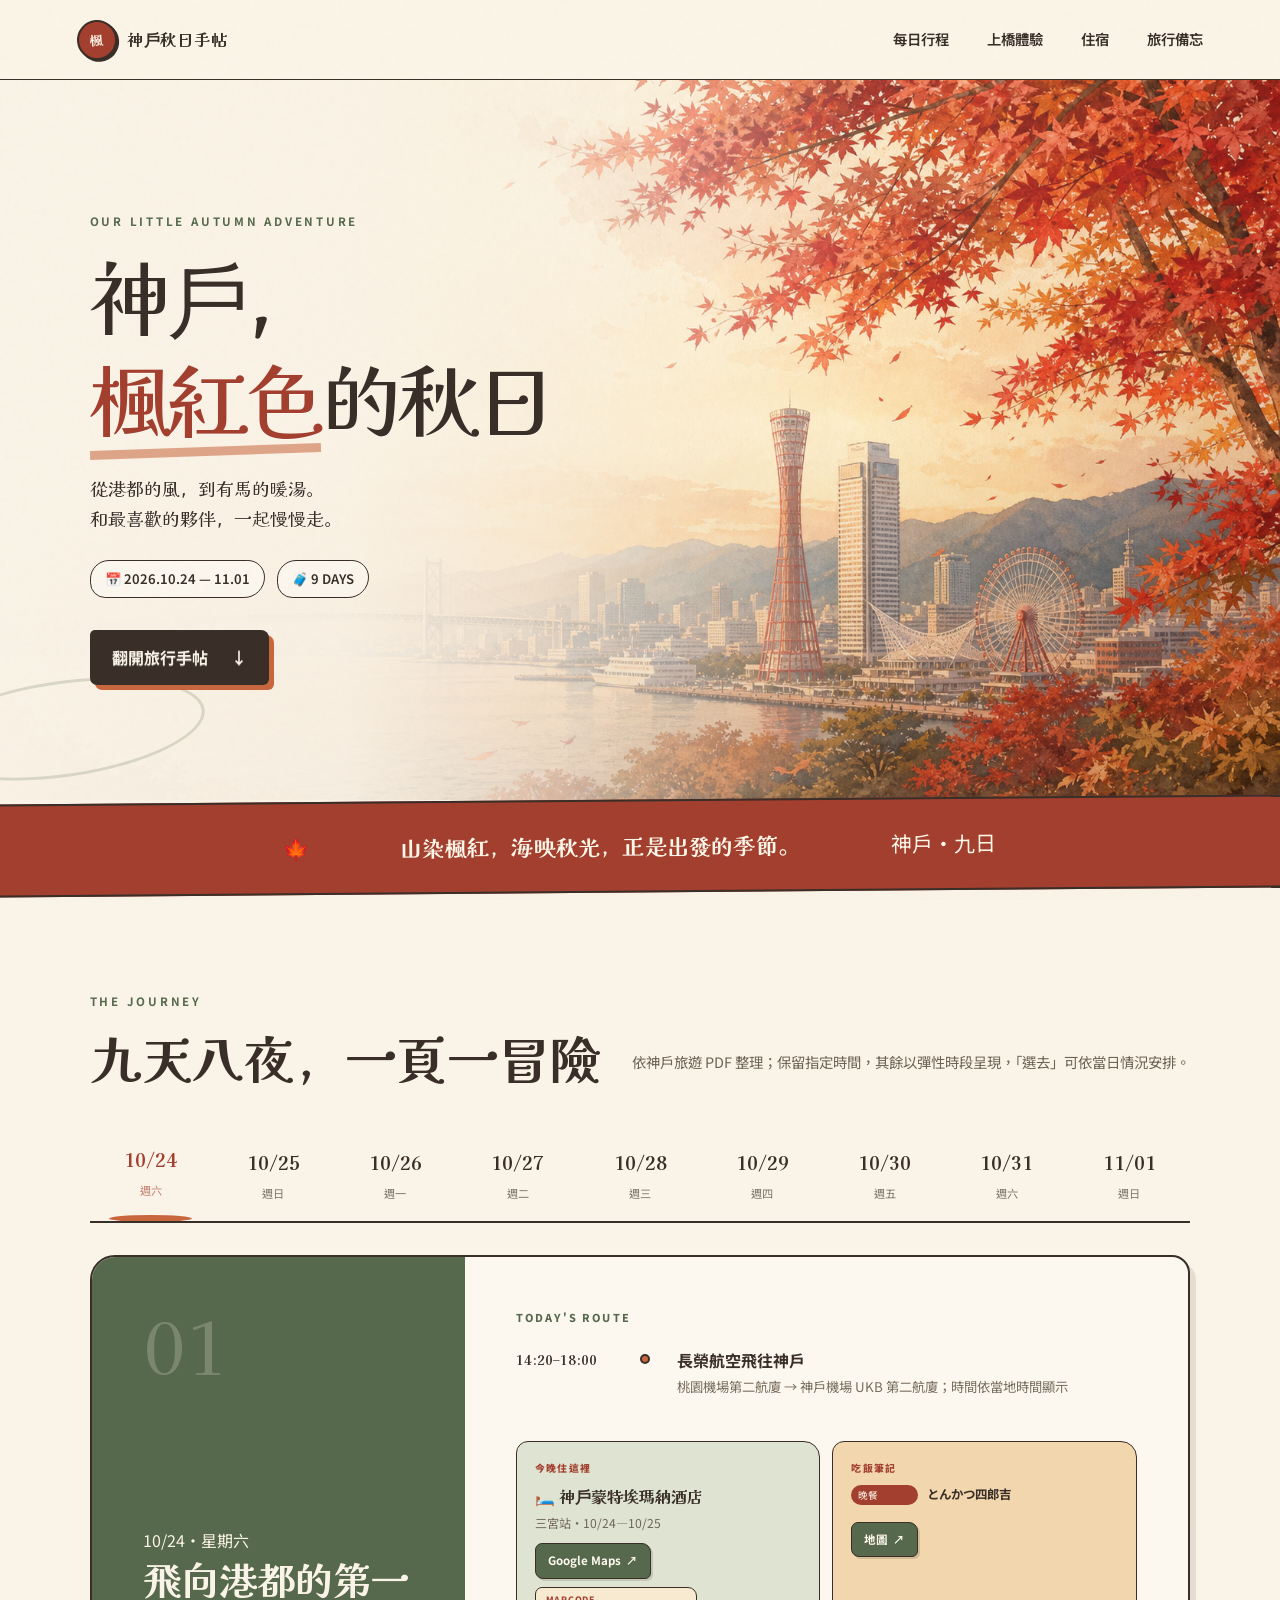
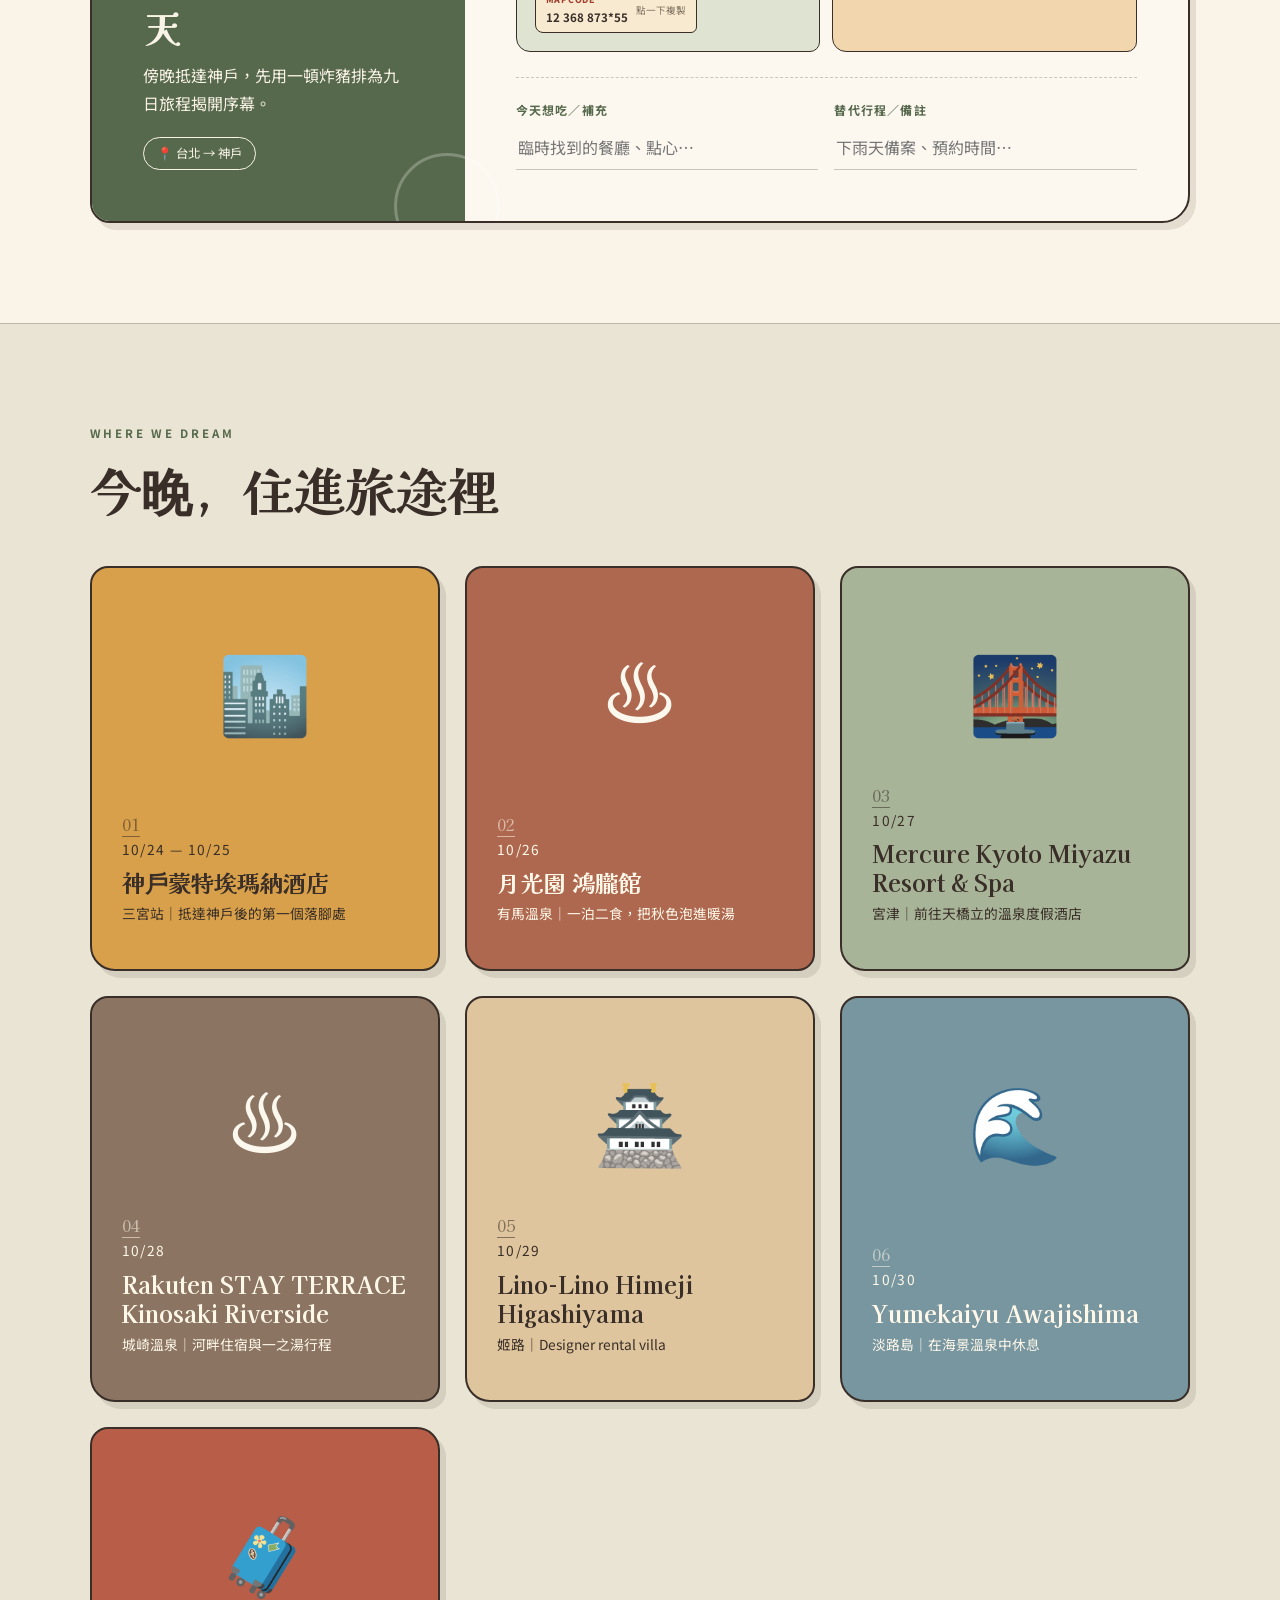
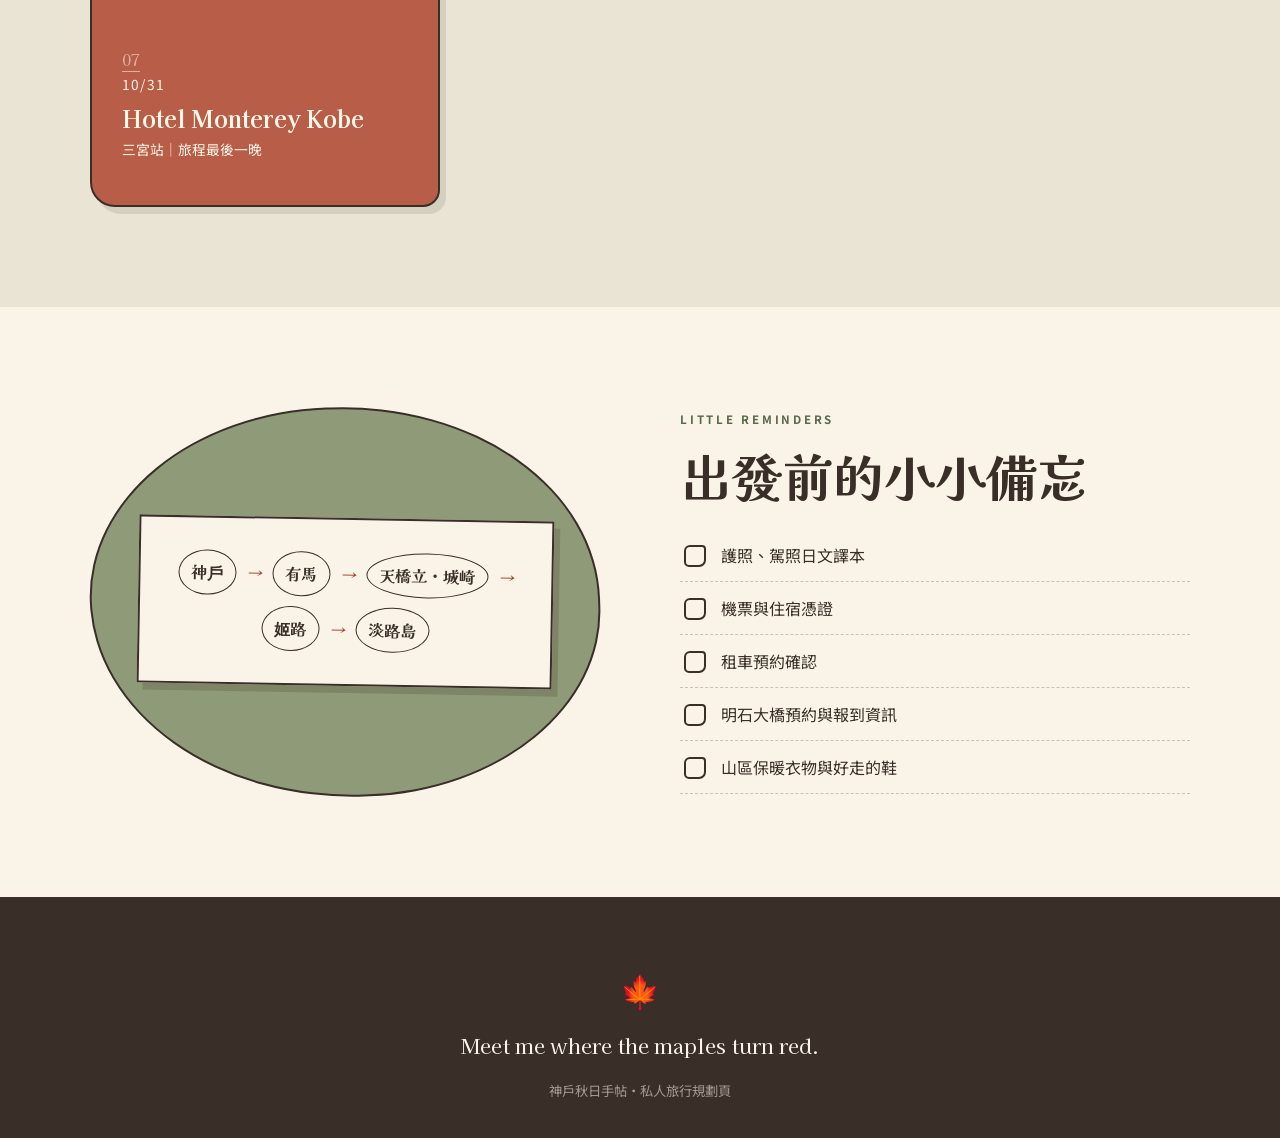
<file: index.html>
<!doctype html>
<html lang="zh-Hant">
<head>
  <meta charset="UTF-8" />
  <meta name="viewport" content="width=device-width, initial-scale=1.0" />
  <meta name="theme-color" content="#a33f2f" />
  <title>神戶・楓紅色的秋日旅行</title>
  <link rel="preconnect" href="https://fonts.googleapis.com">
  <link rel="preconnect" href="https://fonts.gstatic.com" crossorigin>
  <link href="https://fonts.googleapis.com/css2?family=Kaisei+Decol:wght@400;500;700&family=Noto+Sans+TC:wght@400;500;600;700&display=swap" rel="stylesheet">
  <link rel="stylesheet" href="styles.css" />
</head>
<body>
  <div class="paper-noise" aria-hidden="true"></div>

  <header class="site-header">
    <a class="brand" href="#top" aria-label="回到頂端">
      <span class="brand-mark">楓</span>
      <span>神戶秋日手帖</span>
    </a>
    <nav aria-label="主要導覽">
      <a href="#journey">每日行程</a>
      <a href="bridge.html">上橋體驗</a>
      <a href="#stays">住宿</a>
      <a href="#notes">旅行備忘</a>
    </nav>
    <button class="menu-button" aria-label="開啟選單" aria-expanded="false">☰</button>
  </header>

  <main id="top">
    <section class="hero hero-rendered">
      <div class="hero-copy">
        <p class="eyebrow">OUR LITTLE AUTUMN ADVENTURE</p>
        <h1>神戶，<br><em>楓紅色</em>的秋日</h1>
        <p class="hero-subtitle">從港都的風，到有馬的暖湯。<br>和最喜歡的夥伴，一起慢慢走。</p>
        <div class="trip-meta">
          <span>📅 2026.10.24 — 11.01</span>
          <span>🧳 9 DAYS</span>
        </div>
        <a href="#journey" class="primary-button">翻開旅行手帖 <span>↓</span></a>
      </div>

      <div class="hero-art maple-theme" aria-hidden="true">
        <span class="scribble-note note-one">KOBE AUTUMN</span>
        <span class="scribble-note note-two">海風染上楓紅</span>
        <span class="maple-leaf leaf-a">🍁</span>
        <span class="maple-leaf leaf-b">🍂</span>
        <span class="maple-leaf leaf-c">🍁</span>
        <svg class="hero-illustration" viewBox="0 0 690 590" role="img" aria-hidden="true">
          <defs>
            <filter id="wobble"><feTurbulence type="fractalNoise" baseFrequency="0.015" numOctaves="2" seed="4" result="noise"/><feDisplacementMap in="SourceGraphic" in2="noise" scale="2"/></filter>
            <linearGradient id="autumnHill" x1="0" y1="0" x2="1" y2="1"><stop stop-color="#c7b56b"/><stop offset="1" stop-color="#8ea36e"/></linearGradient>
            <linearGradient id="bearGold" x1="0" y1="0" x2=".8" y2="1"><stop stop-color="#f3c862"/><stop offset="1" stop-color="#d89c35"/></linearGradient>
          </defs>
          <g class="clouds" fill="#fffdf4" stroke="#453d2d" stroke-width="3">
            <path d="M35 152c16-27 43-29 59-9 10-27 48-25 57 5 30-6 44 30 20 45H37c-23-8-22-33-2-41Z"/>
            <path d="M474 79c15-25 43-22 54 0 18-18 49-5 45 21 23 2 29 31 8 40H467c-23-13-17-46 7-61Z"/>
          </g>
          <g class="landscape" fill="none" stroke="#453d2d" stroke-linecap="round" stroke-linejoin="round">
            <path d="M23 381c85-68 155-77 239-35 95 47 191 31 375-75" stroke="url(#autumnHill)" stroke-width="22" opacity=".72"/>
            <path d="M18 430c122-58 234-40 333 1 95 40 180 29 309-30" stroke="#a6b68b" stroke-width="38" opacity=".72"/>
            <!-- Akashi Kaikyo Bridge -->
            <path d="M20 365h222m-195 0v-73m151 73v-73M47 307c42 42 108 42 151 0M47 292v-18m151 18v-18" stroke="#5f7780" stroke-width="3" opacity=".82"/>
            <path d="M30 334h200" stroke="#5f7780" stroke-width="2" opacity=".7"/>
            <!-- Kobe Port Tower -->
            <path d="M505 227h33l-7 42 14 111h-48l15-111Z" fill="#c85943" stroke-width="4"/>
            <path d="M508 250h27m-31 36h36m-40 27h43m-46 31h49M513 269l20 111m0-111-20 111" stroke-width="2.3"/>
            <path d="M501 227h41l-8-17h-25Z" fill="#c85943" stroke-width="3"/>
            <!-- Ferris wheel -->
            <circle cx="596" cy="318" r="51" stroke="#567c7b" stroke-width="4"/>
            <circle cx="596" cy="318" r="6" fill="#efbf3d" stroke-width="3"/>
            <path d="M596 267v102m-51-51h102m-87-36 72 72m0-72-72 72" stroke="#567c7b" stroke-width="2"/>
            <g fill="#efbf3d" stroke-width="2"><circle cx="596" cy="265" r="6"/><circle cx="649" cy="318" r="6"/><circle cx="596" cy="371" r="6"/><circle cx="543" cy="318" r="6"/></g>
            <path d="M548 380h97" stroke-width="4"/>
          </g>
          <!-- classic Pooh silhouette: small ears, projecting muzzle, short red shirt and round belly -->
          <g class="bear bear-new" filter="url(#wobble)" stroke="#493820" stroke-width="3.5" stroke-linecap="round" stroke-linejoin="round">
            <!-- small ears tucked high on the head -->
            <path d="M294 190c-17-7-35 3-37 21-2 15 9 27 24 28" fill="#e9b343"/>
            <path d="M398 190c17-8 36 2 38 20 2 15-9 27-24 29" fill="#e9b343"/>
            <path d="M270 221c2-48 39-77 79-78 45-1 83 31 85 78 2 49-31 89-82 91-51 2-84-36-82-91Z" fill="#edb744"/>
            <!-- soft forehead and cheek wash -->
            <path d="M285 214c10-38 39-57 69-57 34 0 62 23 68 58 6 36-13 60-38 73-50 26-108-17-99-74Z" fill="#f2c45d" opacity=".46" stroke="none"/>
            <!-- Pooh's projecting muzzle, wider below the nose -->
            <path d="M312 248c6-22 26-31 43-29 25 2 43 21 39 44-3 22-21 36-43 35-26-1-45-23-39-50Z" fill="#f4ca67" stroke-width="2.4"/>
            <ellipse cx="350" cy="248" rx="12" ry="8.5" fill="#493820" stroke="none"/>
            <path d="M350 257c0 12-7 20-18 22m18-22c1 12 8 19 20 20" fill="none" stroke-width="2.7"/>
            <ellipse cx="322" cy="219" rx="4.8" ry="7.5" fill="#493820" stroke="none"/>
            <ellipse cx="379" cy="218" rx="4.8" ry="7.5" fill="#493820" stroke="none"/>
            <path d="M307 197c8-7 17-8 25-5m37 0c8-4 17-2 24 5" fill="none" stroke-width="2.4"/>
            <!-- plump pear-shaped body -->
            <path d="M288 303c24-12 100-15 126 1 26 16 42 61 40 105-2 50-34 84-99 85-64 1-101-32-101-83 0-45 11-94 34-108Z" fill="#eab040"/>
            <path d="M270 379c-2 69 30 101 85 103 56 2 85-30 88-99-18 24-50 36-87 36-36 0-68-13-86-40Z" fill="#efbd53" opacity=".72" stroke="none"/>
            <!-- iconic very short red shirt, belly left uncovered -->
            <path d="M283 300c29-15 103-15 134 2 14 8 23 27 28 49-48 18-132 19-179-1 4-22 8-42 17-50Z" fill="#c74836"/>
            <path d="M267 349c44 20 133 20 178 2" fill="none" stroke="#8f3329" stroke-width="2.4"/>
            <!-- relaxed left paw -->
            <path d="M278 308c-25 3-45 25-49 57-4 30 4 51 18 49 15-2 19-31 22-53 5-18 13-31 23-40" fill="#eab040"/>
            <!-- raised waving paw -->
            <path d="M416 306c21-24 34-50 38-82 2-17 7-27 18-26 12 1 15 14 14 31 0 13-4 29-9 43 10-8 22-9 28-1 9 12-7 34-21 47-15 15-33 28-50 39" fill="#eab040"/>
            <path d="M457 225c8 3 19 3 27-2m-9 51c4 4 8 9 9 14" fill="none" stroke-width="2.3"/>
            <!-- characteristic splayed feet -->
            <path d="M304 454c-27 10-54 32-50 51 5 23 48 11 81-18 8-7 12-17 9-29" fill="#eab040"/>
            <path d="M402 453c29 9 56 30 53 50-4 24-49 12-83-16-8-7-13-17-10-29" fill="#eab040"/>
            <path d="M309 474c20 13 67 13 88 0" fill="none" stroke="#cd8d2c" stroke-width="2"/>
          </g>
          <g class="honey" stroke="#453d2d" stroke-width="3" stroke-linecap="round">
            <path d="M113 443h73l-9 66c-2 15-51 15-54 0Z" fill="#d9992d"/>
            <path d="M107 443c0-14 85-14 85 0s-85 14-85 0Z" fill="#f3c94e"/>
            <path d="M127 462c14 7 33 7 47 0" fill="none" opacity=".5"/>
            <text x="123" y="492" font-size="17" fill="#453d2d" stroke="none" font-family="serif">HUNNY</text>
          </g>
          <g fill="#f2c94c" stroke="#453d2d" stroke-width="2">
            <path d="M93 248l6 13 14 2-10 10 2 15-12-7-13 7 3-15-11-10 15-2Z"/>
            <path d="M610 196l4 9 10 1-8 7 2 10-9-5-9 5 2-10-7-7 10-1Z"/>
          </g>
          <g class="svg-leaves" fill="#c65a3c" stroke="#493c2a" stroke-width="2">
            <path d="M79 208c20 1 26-11 30-27 7 12 14 15 27 12-4 14-10 22-24 25l5 18-7 2-5-18c-12 7-20 3-26-12Z"/>
            <path d="M615 187c13-1 19-9 21-21 6 9 12 11 22 8-2 11-8 17-18 20l4 13-6 2-4-13c-9 5-15 2-19-9Z" fill="#d88f36"/>
            <path d="M565 464c15 0 21-9 24-22 6 10 12 13 23 10-3 12-9 18-20 21l4 15-6 2-4-15c-10 5-16 2-21-11Z" fill="#b24c3b"/>
          </g>
          <g class="autumn-branch" stroke="#493820" stroke-linecap="round" stroke-linejoin="round">
            <path d="M652 40c-75 69-139 125-222 190-68 53-135 93-225 122" fill="none" stroke-width="9" opacity=".9"/>
            <path d="M557 126c-12-44-3-70 17-91M514 162c-43-4-70-20-87-44M463 204c-8-40 2-67 25-88M393 251c-42-1-70-14-94-38M322 298c-7-31-1-55 16-76" fill="none" stroke-width="5"/>
            <g fill="#a43f31" stroke-width="2.5">
              <path d="M571 42c13 21 31 24 51 18-7 18-4 31 10 45-20-2-32 5-40 23-9-18-21-25-41-21 13-16 15-30 7-48Z"/>
              <path d="M420 91c10 18 24 22 43 18-7 16-4 28 9 39-17-1-29 5-36 21-8-16-18-23-36-20 11-14 13-27 6-42Z" fill="#c75b38"/>
              <path d="M479 111c11 19 27 23 46 18-7 17-4 30 10 42-19-1-31 6-39 22-8-17-20-23-39-20 12-15 14-28 7-45Z" fill="#d98434"/>
              <path d="M485 172c10 18 25 21 43 17-7 16-4 28 9 40-18-1-29 5-37 21-8-16-18-22-36-19 11-14 13-27 6-42Z"/>
              <path d="M294 185c10 17 24 20 41 16-6 15-3 27 9 38-17-1-28 5-35 20-7-15-18-21-34-18 10-14 12-26 5-40Z" fill="#d98434"/>
              <path d="M337 220c12 20 29 24 49 19-8 18-4 32 10 45-20-2-33 6-41 23-9-18-21-25-41-21 12-16 14-30 7-47Z" fill="#b94f39"/>
              <path d="M205 319c9 15 22 18 38 15-6 14-3 25 8 35-16-1-26 5-33 18-7-14-16-19-32-17 10-12 11-23 5-37Z" fill="#c75b38"/>
            </g>
          </g>
          <path d="M35 527c118 17 227 13 323 5 110-9 204-10 298 5" fill="none" stroke="#453d2d" stroke-width="4" stroke-linecap="round"/>
        </svg>
      </div>
    </section>

    <section class="quote-strip" aria-label="旅行小語">
      <span class="bee">🍁</span>
      <p>山染楓紅，海映秋光，正是出發的季節。</p>
      <span class="bee">神戶・九日</span>
    </section>

    <section class="journey section" id="journey">
      <div class="section-heading">
        <div>
          <p class="eyebrow">THE JOURNEY</p>
          <h2>九天八夜，一頁一冒險</h2>
        </div>
        <p>依神戶旅遊 PDF 整理；保留指定時間，其餘以彈性時段呈現，「選去」可依當日情況安排。</p>
      </div>

      <div class="date-tabs" role="tablist" aria-label="選擇日期"></div>
      <article class="day-card" id="day-card" aria-live="polite"></article>
    </section>

    <section class="stays section" id="stays">
      <div class="section-heading">
        <div>
          <p class="eyebrow">WHERE WE DREAM</p>
          <h2>今晚，住進旅途裡</h2>
        </div>
      </div>
      <div class="stay-grid">
        <article class="stay-card stay-kobe">
          <div class="stay-doodle">🏙️</div>
          <div><span class="stay-number">01</span><p class="stay-dates">10/24 — 10/25</p><h3>神戶蒙特埃瑪納酒店</h3><p>三宮站｜抵達神戶後的第一個落腳處</p></div>
        </article>
        <article class="stay-card stay-arima">
          <div class="stay-doodle">♨️</div>
          <div><span class="stay-number">02</span><p class="stay-dates">10/26</p><h3>月光園 鴻朧館</h3><p>有馬溫泉｜一泊二食，把秋色泡進暖湯</p></div>
        </article>
        <article class="stay-card stay-miyazu">
          <div class="stay-doodle">🌉</div>
          <div><span class="stay-number">03</span><p class="stay-dates">10/27</p><h3>Mercure Kyoto Miyazu Resort & Spa</h3><p>宮津｜前往天橋立的溫泉度假酒店</p></div>
        </article>
        <article class="stay-card stay-kinosaki">
          <div class="stay-doodle">♨️</div>
          <div><span class="stay-number">04</span><p class="stay-dates">10/28</p><h3>Rakuten STAY TERRACE Kinosaki Riverside</h3><p>城崎溫泉｜河畔住宿與一之湯行程</p></div>
        </article>
        <article class="stay-card stay-himeji">
          <div class="stay-doodle">🏯</div>
          <div><span class="stay-number">05</span><p class="stay-dates">10/29</p><h3>Lino-Lino Himeji Higashiyama</h3><p>姬路｜Designer rental villa</p></div>
        </article>
        <article class="stay-card stay-awaji">
          <div class="stay-doodle">🌊</div>
          <div><span class="stay-number">06</span><p class="stay-dates">10/30</p><h3>Yumekaiyu Awajishima</h3><p>淡路島｜在海景溫泉中休息</p></div>
        </article>
        <article class="stay-card stay-monterey">
          <div class="stay-doodle">🧳</div>
          <div><span class="stay-number">07</span><p class="stay-dates">10/31</p><h3>Hotel Monterey Kobe</h3><p>三宮站｜旅程最後一晚</p></div>
        </article>
      </div>
    </section>

    <section class="notes section" id="notes">
      <div class="notes-illustration" aria-hidden="true">
        <div class="map-paper"><span>神戶</span><i>→</i><span>有馬</span><i>→</i><span>天橋立・城崎</span><i>→</i><span>姬路</span><i>→</i><span>淡路島</span></div>
      </div>
      <div class="notes-copy">
        <p class="eyebrow">LITTLE REMINDERS</p>
        <h2>出發前的小小備忘</h2>
        <div class="checklist">
          <label><input type="checkbox" data-check="passport"><span>護照、駕照日文譯本</span></label>
          <label><input type="checkbox" data-check="tickets"><span>機票與住宿憑證</span></label>
          <label><input type="checkbox" data-check="rental"><span>租車預約確認</span></label>
          <label><input type="checkbox" data-check="bridge"><span>明石大橋預約與報到資訊</span></label>
          <label><input type="checkbox" data-check="clothes"><span>山區保暖衣物與好走的鞋</span></label>
        </div>
      </div>
    </section>
  </main>

  <footer>
    <div class="footer-bee">🍁</div>
    <p>Meet me where the maples turn red.</p>
    <small>神戶秋日手帖・私人旅行規劃頁</small>
  </footer>

  <script src="app.js"></script>
</body>
</html>
</file>
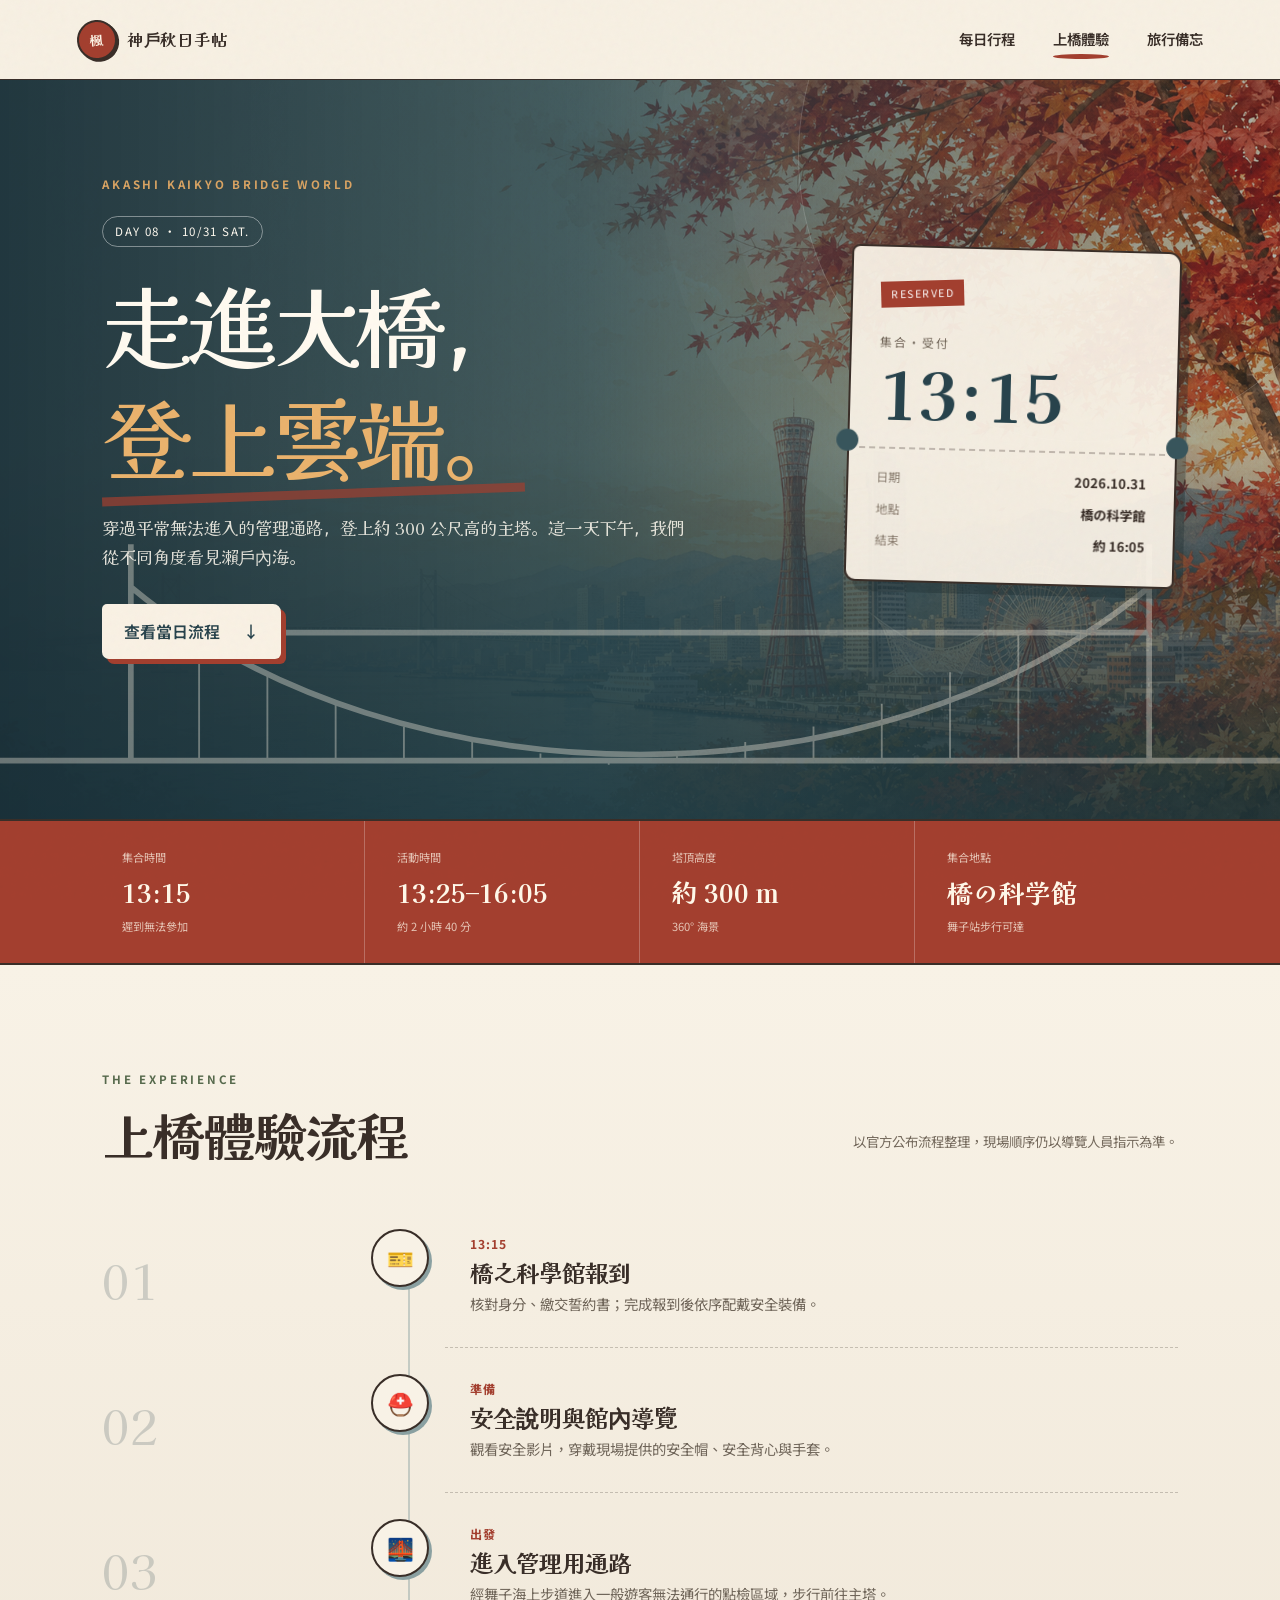
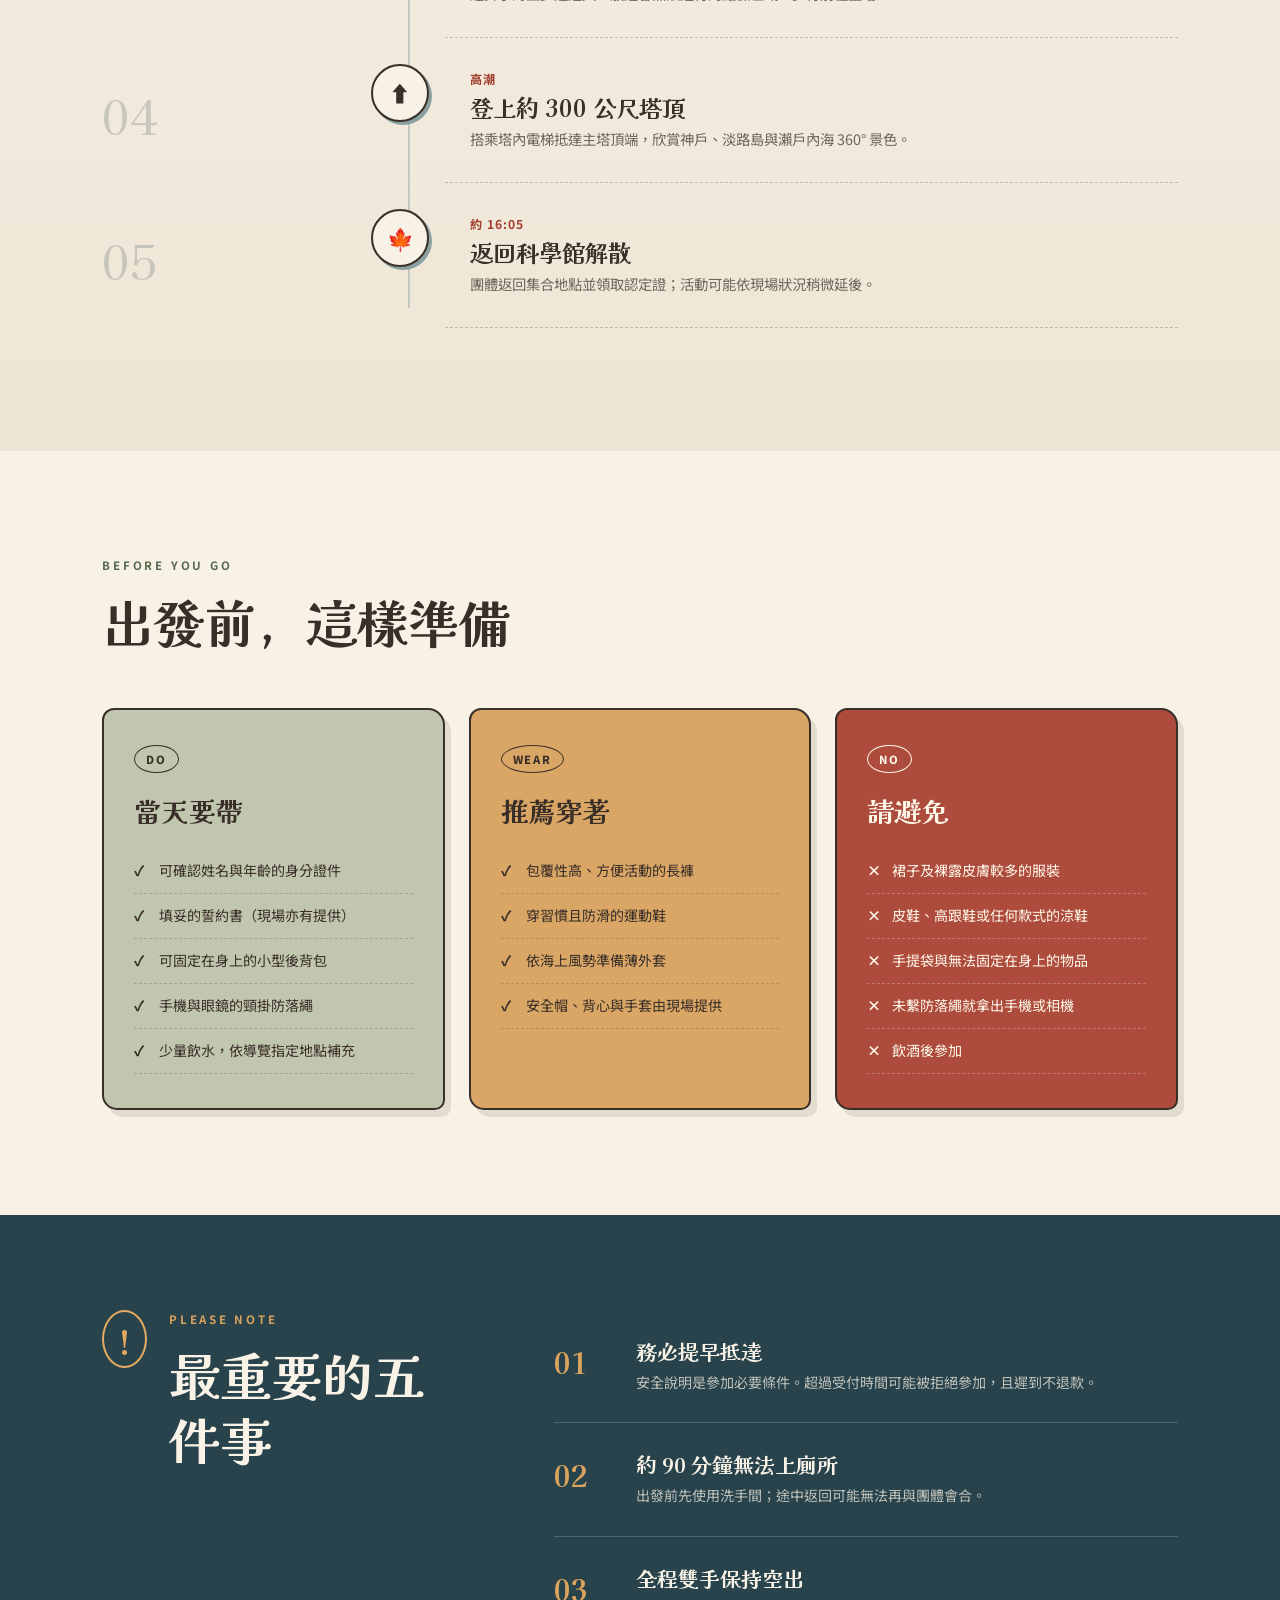
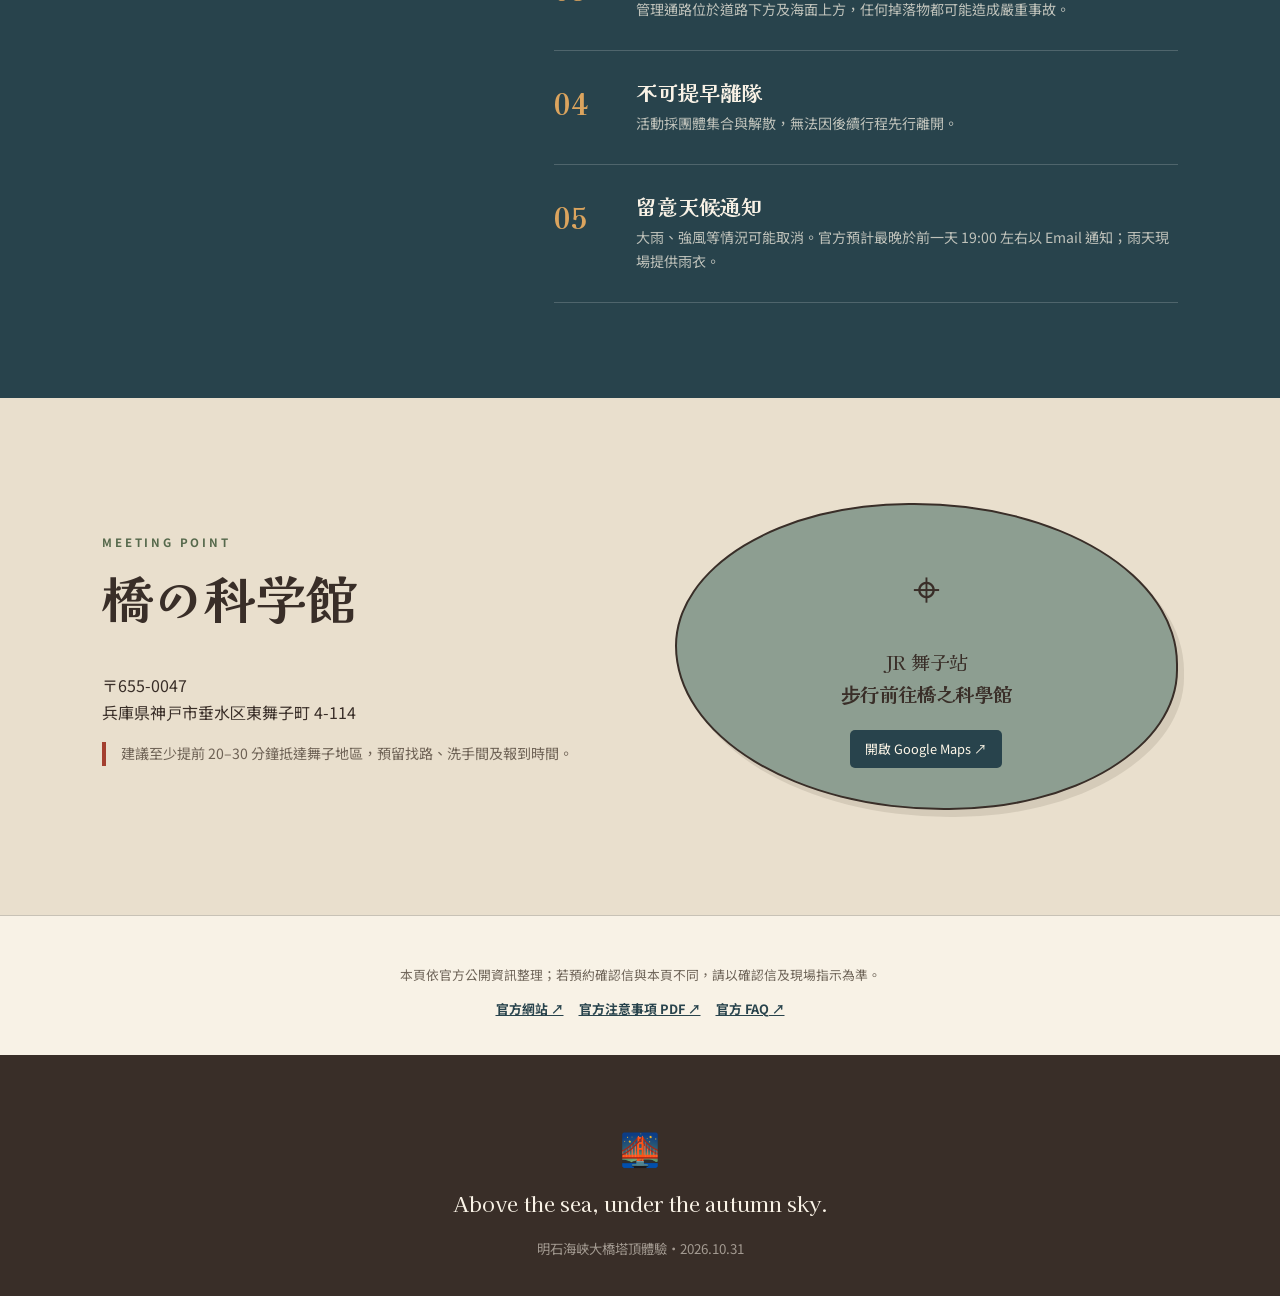
<file: bridge.html>
<!doctype html>
<html lang="zh-Hant">
<head>
  <meta charset="UTF-8" />
  <meta name="viewport" content="width=device-width, initial-scale=1.0" />
  <meta name="theme-color" content="#243d46" />
  <title>明石海峽大橋塔頂體驗｜神戶秋日手帖</title>
  <link rel="preconnect" href="https://fonts.googleapis.com">
  <link rel="preconnect" href="https://fonts.gstatic.com" crossorigin>
  <link href="https://fonts.googleapis.com/css2?family=Kaisei+Decol:wght@400;500;700&family=Noto+Sans+TC:wght@400;500;600;700&display=swap" rel="stylesheet">
  <link rel="stylesheet" href="styles.css" />
</head>
<body class="bridge-page">
  <div class="paper-noise" aria-hidden="true"></div>
  <header class="site-header bridge-header">
    <a class="brand" href="index.html"><span class="brand-mark">楓</span><span>神戶秋日手帖</span></a>
    <nav aria-label="分頁導覽">
      <a href="index.html#journey">每日行程</a>
      <a class="current" href="bridge.html">上橋體驗</a>
      <a href="index.html#notes">旅行備忘</a>
    </nav>
    <a class="back-home" href="index.html">← 回首頁</a>
  </header>

  <main>
    <section class="bridge-hero">
      <div class="bridge-hero-copy">
        <p class="eyebrow">AKASHI KAIKYO BRIDGE WORLD</p>
        <div class="bridge-date">DAY 08 · 10/31 SAT.</div>
        <h1>走進大橋，<br><em>登上雲端。</em></h1>
        <p>穿過平常無法進入的管理通路，登上約 300 公尺高的主塔。這一天下午，我們從不同角度看見瀨戶內海。</p>
        <a class="primary-button" href="#flow">查看當日流程 <span>↓</span></a>
      </div>
      <div class="reservation-ticket" aria-label="預約資訊">
        <span class="ticket-label">RESERVED</span>
        <p>集合・受付</p>
        <strong>13:15</strong>
        <div class="ticket-rule"></div>
        <dl><div><dt>日期</dt><dd>2026.10.31</dd></div><div><dt>地點</dt><dd>橋の科学館</dd></div><div><dt>結束</dt><dd>約 16:05</dd></div></dl>
      </div>
      <div class="bridge-silhouette" aria-hidden="true">
        <svg viewBox="0 0 900 230"><path d="M0 186h900M92 186V34m716 152V34M92 64c188 157 528 157 716 0M92 96h716"/><path class="thin" d="M92 64v122m48-91v91m48-62v62m48-40v40m48-24v24m48-13v13m48-5v5m48 3v-3m48-5v5m48-13v13m48-24v24m48-40v40m48-62v62m48-91v91M60 186h780"/></svg>
      </div>
    </section>

    <section class="bridge-facts" aria-label="重要資訊">
      <div><span>集合時間</span><strong>13:15</strong><small>遲到無法參加</small></div>
      <div><span>活動時間</span><strong>13:25–16:05</strong><small>約 2 小時 40 分</small></div>
      <div><span>塔頂高度</span><strong>約 300 m</strong><small>360° 海景</small></div>
      <div><span>集合地點</span><strong>橋の科学館</strong><small>舞子站步行可達</small></div>
    </section>

    <section class="bridge-section flow-section" id="flow">
      <div class="bridge-section-title"><p class="eyebrow">THE EXPERIENCE</p><h2>上橋體驗流程</h2><p>以官方公布流程整理，現場順序仍以導覽人員指示為準。</p></div>
      <ol class="experience-flow">
        <li><span class="flow-no">01</span><div class="flow-icon">🎫</div><div><time>13:15</time><h3>橋之科學館報到</h3><p>核對身分、繳交誓約書；完成報到後依序配戴安全裝備。</p></div></li>
        <li><span class="flow-no">02</span><div class="flow-icon">⛑️</div><div><time>準備</time><h3>安全說明與館內導覽</h3><p>觀看安全影片，穿戴現場提供的安全帽、安全背心與手套。</p></div></li>
        <li><span class="flow-no">03</span><div class="flow-icon">🌉</div><div><time>出發</time><h3>進入管理用通路</h3><p>經舞子海上步道進入一般遊客無法通行的點檢區域，步行前往主塔。</p></div></li>
        <li><span class="flow-no">04</span><div class="flow-icon">⬆️</div><div><time>高潮</time><h3>登上約 300 公尺塔頂</h3><p>搭乘塔內電梯抵達主塔頂端，欣賞神戶、淡路島與瀨戶內海 360° 景色。</p></div></li>
        <li><span class="flow-no">05</span><div class="flow-icon">🍁</div><div><time>約 16:05</time><h3>返回科學館解散</h3><p>團體返回集合地點並領取認定證；活動可能依現場狀況稍微延後。</p></div></li>
      </ol>
    </section>

    <section class="bridge-section prep-section">
      <div class="bridge-section-title"><p class="eyebrow">BEFORE YOU GO</p><h2>出發前，這樣準備</h2></div>
      <div class="prep-grid">
        <article class="prep-card do-card"><span class="card-stamp">DO</span><h3>當天要帶</h3><ul><li>可確認姓名與年齡的身分證件</li><li>填妥的誓約書（現場亦有提供）</li><li>可固定在身上的小型後背包</li><li>手機與眼鏡的頸掛防落繩</li><li>少量飲水，依導覽指定地點補充</li></ul></article>
        <article class="prep-card wear-card"><span class="card-stamp">WEAR</span><h3>推薦穿著</h3><ul><li>包覆性高、方便活動的長褲</li><li>穿習慣且防滑的運動鞋</li><li>依海上風勢準備薄外套</li><li>安全帽、背心與手套由現場提供</li></ul></article>
        <article class="prep-card dont-card"><span class="card-stamp">NO</span><h3>請避免</h3><ul><li>裙子及裸露皮膚較多的服裝</li><li>皮鞋、高跟鞋或任何款式的涼鞋</li><li>手提袋與無法固定在身上的物品</li><li>未繫防落繩就拿出手機或相機</li><li>飲酒後參加</li></ul></article>
      </div>
    </section>

    <section class="bridge-alerts">
      <div class="alert-intro"><span>!</span><div><p class="eyebrow">PLEASE NOTE</p><h2>最重要的五件事</h2></div></div>
      <div class="alert-list">
        <article><strong>01</strong><div><h3>務必提早抵達</h3><p>安全說明是參加必要條件。超過受付時間可能被拒絕參加，且遲到不退款。</p></div></article>
        <article><strong>02</strong><div><h3>約 90 分鐘無法上廁所</h3><p>出發前先使用洗手間；途中返回可能無法再與團體會合。</p></div></article>
        <article><strong>03</strong><div><h3>全程雙手保持空出</h3><p>管理通路位於道路下方及海面上方，任何掉落物都可能造成嚴重事故。</p></div></article>
        <article><strong>04</strong><div><h3>不可提早離隊</h3><p>活動採團體集合與解散，無法因後續行程先行離開。</p></div></article>
        <article><strong>05</strong><div><h3>留意天候通知</h3><p>大雨、強風等情況可能取消。官方預計最晚於前一天 19:00 左右以 Email 通知；雨天現場提供雨衣。</p></div></article>
      </div>
    </section>

    <section class="bridge-section access-section">
      <div><p class="eyebrow">MEETING POINT</p><h2>橋の科学館</h2><p>〒655-0047<br>兵庫県神戸市垂水区東舞子町 4-114</p><p class="access-note">建議至少提前 20–30 分鐘抵達舞子地區，預留找路、洗手間及報到時間。</p></div>
      <div class="map-card"><span class="map-pin">⌖</span><p>JR 舞子站<br><b>步行前往橋之科學館</b></p><a href="https://maps.google.com/?q=%E6%A9%8B%E3%81%AE%E7%A7%91%E5%AD%A6%E9%A4%A8" target="_blank" rel="noopener">開啟 Google Maps ↗</a></div>
    </section>

    <section class="official-note">
      <p>本頁依官方公開資訊整理；若預約確認信與本頁不同，請以確認信及現場指示為準。</p>
      <div><a href="https://www.jb-honshi.co.jp/bridgeworld/" target="_blank" rel="noopener">官方網站 ↗</a><a href="https://www.jb-honshi.co.jp/bridgeworld/condition.pdf" target="_blank" rel="noopener">官方注意事項 PDF ↗</a><a href="https://www.jb-honshi.co.jp/bridgeworld/info.html" target="_blank" rel="noopener">官方 FAQ ↗</a></div>
    </section>
  </main>

  <footer><div class="footer-bee">🌉</div><p>Above the sea, under the autumn sky.</p><small>明石海峽大橋塔頂體驗・2026.10.31</small></footer>
</body>
</html>
</file>
<file: styles.css>
:root {
  --ink: #392e28;
  --paper: #faf3e7;
  --cream: #f2e5d3;
  --honey: #c8673e;
  --honey-dark: #923a2f;
  --red: #a33f2f;
  --green: #56694c;
  --sage: #8f9b78;
  --blue: #657f84;
  --line: rgba(64, 56, 43, .26);
  --shadow: 6px 7px 0 rgba(64, 56, 43, .12);
}

* { box-sizing: border-box; }
html { scroll-behavior: smooth; }
body {
  margin: 0;
  color: var(--ink);
  background: var(--paper);
  font-family: "Noto Sans TC", sans-serif;
  line-height: 1.7;
  overflow-x: hidden;
}
.paper-noise { position: fixed; inset: 0; pointer-events: none; z-index: 20; opacity: .16; background-image: url("data:image/svg+xml,%3Csvg viewBox='0 0 180 180' xmlns='http://www.w3.org/2000/svg'%3E%3Cfilter id='n'%3E%3CfeTurbulence type='fractalNoise' baseFrequency='.8' numOctaves='4' stitchTiles='stitch'/%3E%3C/filter%3E%3Crect width='100%25' height='100%25' filter='url(%23n)' opacity='.2'/%3E%3C/svg%3E"); mix-blend-mode: multiply; }
a { color: inherit; }
button, input, textarea { font: inherit; }
.site-header { height: 80px; padding: 0 clamp(24px, 6vw, 96px); display: flex; align-items: center; justify-content: space-between; border-bottom: 1.5px solid var(--ink); position: relative; z-index: 10; background: rgba(251,246,232,.9); backdrop-filter: blur(8px); }
.brand { display: flex; gap: 10px; align-items: center; font-family: "Kaisei Decol", serif; font-weight: 700; text-decoration: none; letter-spacing: .05em; }
.brand-mark { width: 40px; height: 40px; display: grid; place-items: center; background: var(--red); color: #fff8e9; border: 2px solid var(--ink); border-radius: 50%; transform: rotate(-5deg); box-shadow: 2px 2px 0 var(--ink); font-size: .85rem; }
nav { display: flex; gap: 38px; }
nav a { text-decoration: none; font-weight: 600; font-size: .9rem; position: relative; }
nav a::after { content: ""; height: 5px; position: absolute; left: 0; right: 100%; bottom: -7px; background: var(--honey); transition: .25s; border-radius: 50%; }
nav a:hover::after { right: 0; }
.menu-button { display: none; background: none; border: 0; font-size: 1.5rem; color: var(--ink); }
.hero { min-height: 670px; padding: 72px clamp(24px, 7vw, 110px) 55px; display: grid; grid-template-columns: .9fr 1.1fr; align-items: center; gap: 40px; background: radial-gradient(circle at 82% 24%, rgba(200,103,62,.2), transparent 28%), linear-gradient(112deg, transparent 68%, rgba(163,63,47,.09)); position: relative; }
.hero-rendered {
  min-height: 720px;
  background-image:
    linear-gradient(90deg, rgba(250,243,231,.99) 0%, rgba(250,243,231,.94) 27%, rgba(250,243,231,.66) 43%, rgba(250,243,231,.12) 68%, rgba(125,45,31,.08) 100%),
    linear-gradient(180deg, rgba(255,250,240,.08) 48%, rgba(118,49,32,.2) 100%),
    url("assets/kobe-maple-hero.png");
  background-size: cover;
  background-position: center center;
  background-repeat: no-repeat;
  isolation: isolate;
}
.hero-rendered::after { content: ""; position: absolute; inset: 0; z-index: -1; pointer-events: none; background: linear-gradient(110deg, transparent 0 55%, rgba(255,190,115,.08) 75%, rgba(114,38,27,.12) 100%); mix-blend-mode: multiply; }
.hero-rendered .hero-copy { position: relative; z-index: 2; padding: 28px 0; text-shadow: 0 1px rgba(255,255,255,.45); }
.hero-rendered .hero-art { visibility: hidden; pointer-events: none; }
.hero::before { content: ""; position: absolute; width: 280px; height: 90px; left: -80px; bottom: 23px; border: 3px solid var(--green); border-radius: 50%; opacity: .2; transform: rotate(-8deg); }
.eyebrow { font-size: .72rem; letter-spacing: .24em; font-weight: 700; color: var(--green); margin: 0 0 13px; }
h1, h2, h3 { font-family: "Kaisei Decol", serif; margin-top: 0; line-height: 1.25; }
h1 { font-size: clamp(3.3rem, 6.4vw, 6.5rem); letter-spacing: -.06em; margin-bottom: 24px; font-weight: 500; }
h1 em { color: var(--red); font-style: normal; position: relative; }
h1 em::after { content: ""; position: absolute; height: 9px; left: 0; right: 0; bottom: 1px; background: var(--honey); opacity: .55; z-index: -1; transform: rotate(-2deg); }
.hero-subtitle { font-family: "Kaisei Decol", serif; font-size: 1.12rem; margin-bottom: 26px; }
.trip-meta { display: flex; flex-wrap: wrap; gap: 12px; margin-bottom: 32px; }
.trip-meta span { border: 1.5px solid var(--ink); padding: 7px 14px; border-radius: 20px 18px 22px 16px; font-weight: 600; font-size: .82rem; background: rgba(255,255,255,.35); }
.primary-button { display: inline-flex; align-items: center; gap: 23px; padding: 14px 22px; background: var(--ink); color: var(--paper); text-decoration: none; font-weight: 600; border-radius: 5px 8px 6px 7px; box-shadow: 5px 5px 0 var(--honey); transition: transform .2s, box-shadow .2s; }
.primary-button:hover { transform: translate(3px, 3px); box-shadow: 2px 2px 0 var(--honey); }
.hero-art { position: relative; min-height: 540px; display: grid; place-items: center; }
.hero-illustration { width: min(100%, 680px); overflow: visible; filter: drop-shadow(0 15px 9px rgba(64,56,43,.08)); }
.maple-theme::before { content: ""; position: absolute; width: 390px; height: 390px; border-radius: 50%; right: 8%; top: 12%; background: rgba(214,139,71,.13); border: 1px solid rgba(163,63,47,.2); }
.maple-theme .bear, .maple-theme .honey { display: none; }
.autumn-branch { transform-origin: 90% 10%; animation: branchSway 7s ease-in-out infinite; }
.bear { transform-origin: center bottom; animation: breathe 4s ease-in-out infinite; }
.pig-friend { transform-origin: center bottom; animation: sway 4.6s ease-in-out infinite; }
.honey { animation: bob 3.3s ease-in-out infinite; }
.scribble-note { position: absolute; z-index: 2; font-family: "Kaisei Decol", serif; font-weight: 700; transform: rotate(-8deg); }
.note-one { right: 7%; top: 5%; color: var(--red); font-size: 1.3rem; }
.note-two { left: 3%; top: 30%; font-size: .8rem; border-bottom: 2px solid var(--ink); }
.maple-leaf { position: absolute; z-index: 3; filter: saturate(.72); pointer-events: none; }
.leaf-a { font-size: 1.8rem; left: 11%; top: 12%; animation: leafDrift 7s ease-in-out infinite; }
.leaf-b { font-size: 1.3rem; right: 2%; top: 39%; animation: leafDrift 8.4s ease-in-out -2s infinite reverse; }
.leaf-c { font-size: 1.05rem; left: 8%; bottom: 13%; animation: leafDrift 6.5s ease-in-out -4s infinite; }
@keyframes breathe { 50% { transform: scale(1.012) translateY(-3px); } }
@keyframes sway { 50% { transform: rotate(-1.5deg) translateY(-2px); } }
@keyframes bob { 50% { transform: translateY(-6px); } }
@keyframes leafDrift { 0%, 100% { transform: translate(0, 0) rotate(-12deg); } 50% { transform: translate(15px, 18px) rotate(18deg); } }
@keyframes branchSway { 0%, 100% { transform: rotate(0); } 50% { transform: rotate(1.2deg); } }
.quote-strip { min-height: 92px; background: var(--red); color: #fff8e9; border-top: 2px solid var(--ink); border-bottom: 2px solid var(--ink); display: flex; align-items: center; justify-content: center; gap: clamp(25px, 7vw, 100px); padding: 20px; transform: rotate(-.45deg) scale(1.01); }
.quote-strip p { margin: 0; font-family: "Kaisei Decol", serif; font-size: clamp(1rem, 2vw, 1.35rem); font-weight: 700; }
.bee { font-size: 1.3rem; }
.section { padding: 100px clamp(24px, 7vw, 110px); }
.section-heading { display: flex; align-items: end; justify-content: space-between; gap: 30px; margin-bottom: 45px; }
.section-heading h2, .notes h2 { font-size: clamp(2rem, 4vw, 3.5rem); margin-bottom: 0; }
.section-heading > p { color: #6c6354; font-size: .9rem; }
.date-tabs { display: grid; grid-template-columns: repeat(9, 1fr); margin-bottom: 32px; border-bottom: 2px solid var(--ink); overflow-x: auto; scrollbar-width: thin; }
.date-tab { min-width: 82px; background: transparent; border: 0; color: var(--ink); padding: 13px 7px 16px; cursor: pointer; position: relative; transition: .2s; }
.date-tab span { display: block; font-family: "Kaisei Decol", serif; font-size: 1.15rem; font-weight: 700; }
.date-tab small { font-size: .7rem; opacity: .65; }
.date-tab::after { content: ""; position: absolute; height: 7px; left: 16%; right: 16%; bottom: -4px; border-radius: 60%; }
.date-tab.active { color: var(--red); transform: translateY(-3px); }
.date-tab.active::after { background: var(--honey); }
.day-card { min-height: 410px; border: 2px solid var(--ink); border-radius: 25px 18px 28px 20px; background: rgba(255,255,255,.35); box-shadow: var(--shadow); display: grid; grid-template-columns: 34% 66%; overflow: hidden; animation: inkIn .35s ease; }
@keyframes inkIn { from { opacity: .2; transform: translateY(6px) rotate(.1deg); } }
.day-summary { padding: clamp(28px, 4vw, 55px); color: var(--paper); background: var(--green); position: relative; display: flex; flex-direction: column; justify-content: space-between; }
.day-summary::after { content: ""; position: absolute; width: 100px; height: 100px; border: 3px solid rgba(255,255,255,.25); border-radius: 50%; right: -35px; bottom: -38px; }
.day-index { font-family: "Kaisei Decol", serif; font-size: 4.5rem; opacity: .22; line-height: 1; }
.day-summary h3 { font-size: clamp(1.8rem, 3vw, 2.7rem); margin-bottom: 12px; }
.day-summary p { margin: 0; }
.region-tag { display: inline-block; align-self: flex-start; padding: 5px 13px; border: 1px solid currentColor; border-radius: 20px; font-size: .78rem; margin-top: 20px; }
.day-detail { min-width: 0; padding: clamp(28px, 4vw, 55px); }
.detail-kicker { margin: 0 0 20px; color: var(--green); font-size: .68rem; font-weight: 800; letter-spacing: .2em; }
.timeline { margin: 0; padding: 0; list-style: none; }
.timeline li { display: grid; grid-template-columns: 112px 25px minmax(0, 1fr); gap: 12px; min-height: 68px; padding-bottom: 16px; position: relative; }
.timeline li:not(:last-child)::after { content: ""; position: absolute; width: 1.5px; background: var(--line); left: 124px; top: 28px; bottom: 0; }
.timeline time { font-family: "Kaisei Decol", serif; font-weight: 700; font-size: .82rem; padding-top: 2px; }
.timeline i { width: 10px; height: 10px; border: 2px solid var(--ink); border-radius: 50%; margin-top: 7px; background: var(--honey); z-index: 1; }
.event-content > strong { display: block; font-weight: 700; }
.event-content > small { display: block; margin-top: 2px; font-weight: 400; color: #786d5c; }
.transfer-chip { display: inline-flex; align-items: center; gap: 7px; margin-top: 7px; padding: 4px 9px; color: #4e6047; background: rgba(139,155,118,.16); border: 1px solid rgba(86,105,76,.28); border-radius: 999px; font-size: .68rem; line-height: 1.4; }
.transfer-chip b { color: var(--red); font-size: .58rem; letter-spacing: .08em; }
.floor-map-link { max-width: 440px; margin-top: 12px; padding: 11px 14px; display: grid; grid-template-columns: 38px minmax(0, 1fr) auto; gap: 11px; align-items: center; color: var(--ink); background: linear-gradient(135deg, #f3c75b, #e8ad3e); border: 1.5px solid var(--ink); border-radius: 11px 15px 10px 14px; box-shadow: 3px 4px 0 rgba(57,46,40,.17); text-decoration: none; transition: transform .18s, box-shadow .18s; }
.floor-map-link:hover { transform: translateY(-2px) rotate(-.2deg); box-shadow: 5px 6px 0 rgba(57,46,40,.19); }
.floor-map-icon { width: 38px; height: 38px; display: grid; place-items: center; color: var(--paper); background: var(--red); border: 1.5px solid var(--ink); border-radius: 9px; font-size: 1.35rem; }
.floor-map-link span:nth-child(2) { display: flex; flex-direction: column; }
.floor-map-link small { color: #765322; font-size: .55rem; font-weight: 800; letter-spacing: .13em; }
.floor-map-link strong { margin-top: 1px; font-size: .78rem; }
.floor-map-link > b { font-size: 1.1rem; }
.action-row { display: flex; flex-wrap: wrap; align-items: stretch; gap: 8px; margin-top: 10px; }
.nav-link { min-height: 35px; padding: 7px 12px; display: inline-flex; align-items: center; justify-content: center; gap: 5px; color: #fffaf0; background: var(--green); border: 1.5px solid var(--ink); border-radius: 7px 9px 6px 8px; box-shadow: 2px 2px 0 rgba(57,46,40,.16); text-decoration: none; font-size: .72rem; font-weight: 700; transition: transform .18s, box-shadow .18s; }
.nav-link:hover { transform: translateY(-2px); box-shadow: 3px 4px 0 rgba(57,46,40,.18); }
.mapcode-button { min-height: 35px; padding: 5px 10px; display: grid; grid-template-columns: auto auto; align-items: center; gap: 0 8px; color: var(--ink); background: #f8ead0; border: 1.5px solid var(--ink); border-radius: 7px 9px 6px 8px; cursor: pointer; text-align: left; transition: background .18s, transform .18s; }
.mapcode-button > span { grid-column: 1; font-size: .55rem; font-weight: 800; letter-spacing: .08em; color: var(--red); }
.mapcode-button > b { grid-column: 1; font-size: .72rem; white-space: nowrap; }
.mapcode-button > small { grid-column: 2; grid-row: 1 / span 2; font-size: .6rem; color: #7b6e5d; }
.mapcode-button:hover, .mapcode-button.copied { background: #dce3cd; transform: translateY(-1px); }
.parking-list { margin-top: 13px; padding: 12px 14px; background: rgba(86,105,76,.08); border-left: 3px solid var(--sage); border-radius: 0 8px 8px 0; }
.parking-label { margin: 0 0 8px; color: var(--green); font-size: .66rem; font-weight: 800; letter-spacing: .09em; }
.parking-item + .parking-item { margin-top: 11px; padding-top: 11px; border-top: 1px dashed var(--line); }
.parking-item > strong { display: block; font-size: .76rem; line-height: 1.45; }
.parking-item .action-row { margin-top: 6px; }
.trip-info-grid { margin-top: 26px; display: grid; grid-template-columns: repeat(2, minmax(0, 1fr)); gap: 12px; }
.trip-info-card { min-width: 0; padding: 18px; border: 1.5px solid var(--ink); border-radius: 12px 16px 10px 14px; }
.stay-info { background: #dfe4d2; }
.meal-info { background: #f1d6ae; }
.info-label { margin: 0 0 8px; color: var(--red); font-size: .62rem; font-weight: 800; letter-spacing: .13em; }
.trip-info-card h4 { margin: 0; font: 700 1rem "Kaisei Decol", serif; line-height: 1.45; }
.trip-info-card > p:not(.info-label) { margin: 5px 0 0; color: #6f6559; font-size: .76rem; }
.trip-info-card .parking-list { margin-inline: -4px; }
.meal-list { display: grid; gap: 12px; }
.meal-item { display: grid; grid-template-columns: auto 1fr; gap: 2px 9px; align-items: center; }
.meal-item + .meal-item { padding-top: 10px; border-top: 1px dashed var(--line); }
.meal-item > span { padding: 2px 7px; color: #fff9ed; background: var(--red); border-radius: 20px; font-size: .6rem; }
.meal-item > strong { font-size: .78rem; line-height: 1.5; }
.meal-item .nav-link { grid-column: 2; justify-self: start; margin-top: 5px; }
.day-tools { display: grid; grid-template-columns: 1fr 1fr; gap: 16px; margin-top: 25px; padding-top: 22px; border-top: 1px dashed var(--line); }
.bridge-day-link { margin-top: 22px; padding: 15px 18px; display: grid; grid-template-columns: auto 1fr auto; gap: 14px; align-items: center; color: #fff8e9; background: var(--red); border: 1.5px solid var(--ink); border-radius: 8px 12px 7px 10px; text-decoration: none; box-shadow: 3px 4px 0 rgba(57,46,40,.18); transition: transform .2s; }
.bridge-day-link:hover { transform: translateY(-2px); }.bridge-day-link span { font-size: .65rem; letter-spacing: .14em; opacity: .72; }.bridge-day-link strong { font-size: .9rem; }.bridge-day-link b { font-size: 1.25rem; }
.note-field label { font-size: .75rem; color: var(--green); font-weight: 700; letter-spacing: .1em; display: block; margin-bottom: 5px; }
.note-field input { width: 100%; border: 0; border-bottom: 1.5px solid var(--line); background: transparent; padding: 8px 2px; outline: none; color: var(--ink); }
.note-field input:focus { border-color: var(--honey-dark); }
.stays { background: #e9e4d4; border-top: 1px solid var(--line); }
.stay-grid { display: grid; grid-template-columns: repeat(3, 1fr); gap: 25px; }
.stay-card { min-height: 380px; padding: 30px; border: 2px solid var(--ink); border-radius: 18px 23px 17px 25px; display: flex; flex-direction: column; justify-content: space-between; box-shadow: var(--shadow); transition: transform .25s; }
.stay-card:hover { transform: translateY(-7px) rotate(-.3deg); }
.stay-kobe { background: #d8a04a; }.stay-arima { background: #ad684f; color: #fff8e9; }.stay-miyazu { background: #a8b497; }.stay-kinosaki { background: #8b7562; color: #fff8e9; }.stay-himeji { background: #dfc59d; }.stay-awaji { background: #7896a0; color: #fff8e9; }.stay-monterey { background: #b85d48; color: #fff8e9; }
.stay-doodle { font-size: 4.7rem; text-align: center; padding: 28px; filter: grayscale(.35); }
.stay-number { font-family: "Kaisei Decol", serif; opacity: .55; border-bottom: 1px solid currentColor; }
.stay-dates { font-size: .74rem; letter-spacing: .1em; margin-bottom: 7px; }
.stay-card h3 { font-size: 1.45rem; margin-bottom: 5px; }
.stay-card p { margin-top: 0; font-size: .86rem; }
.notes { display: grid; grid-template-columns: 1fr 1fr; gap: 80px; align-items: center; }
.notes-illustration { min-height: 390px; display: grid; place-items: center; background: var(--sage); border: 2px solid var(--ink); border-radius: 48% 52% 47% 53%; transform: rotate(-2deg); }
.map-paper { background: var(--paper); border: 2px solid var(--ink); padding: 32px 25px; width: 82%; box-shadow: 6px 7px 0 rgba(64,56,43,.22); display: flex; flex-wrap: wrap; gap: 10px; align-items: center; justify-content: center; font-family: "Kaisei Decol", serif; font-weight: 700; transform: rotate(3deg); }
.map-paper span { border: 1.5px solid var(--ink); padding: 8px 12px; border-radius: 50%; }.map-paper i { color: var(--red); }
.checklist { margin-top: 35px; display: grid; gap: 13px; }
.checklist label { display: flex; align-items: center; gap: 12px; cursor: pointer; padding-bottom: 11px; border-bottom: 1px dashed var(--line); }
.checklist input { appearance: none; width: 22px; height: 22px; border: 2px solid var(--ink); border-radius: 6px 4px 7px 5px; display: grid; place-content: center; cursor: pointer; }
.checklist input:checked { background: var(--honey); }.checklist input:checked::after { content: "✓"; font-weight: 900; }
.checklist input:checked + span { text-decoration: line-through; opacity: .55; }
footer { text-align: center; color: var(--paper); background: var(--ink); padding: 65px 20px 35px; }
.footer-bee { font-size: 2rem; animation: bob 3s infinite; } footer p { font-family: "Kaisei Decol", serif; font-size: 1.3rem; margin: 12px 0; } footer small { opacity: .55; }
@media (max-width: 900px) {
  .hero { grid-template-columns: 1fr; padding-top: 55px; text-align: center; }
  .hero-rendered { min-height: 770px; grid-template-columns: 1fr; background-position: 62% center; background-image: linear-gradient(180deg, rgba(250,243,231,.97) 0%, rgba(250,243,231,.88) 48%, rgba(250,243,231,.2) 76%, rgba(111,41,29,.18) 100%), url("assets/kobe-maple-hero.png"); }
  .hero-rendered .hero-art { display: none; }
  .hero-copy { display: flex; align-items: center; flex-direction: column; }.hero-art { min-height: 450px; }.hero-illustration { max-height: 520px; }
  .day-card { grid-template-columns: 1fr; }.day-summary { min-height: 235px; }.stay-grid { grid-template-columns: 1fr; }.stay-card { min-height: 260px; display: grid; grid-template-columns: 35% 65%; align-items: center; }.notes { grid-template-columns: 1fr; gap: 55px; }
}
@media (max-width: 640px) {
  .site-header { height: 67px; }.site-header nav { position: absolute; top: 66px; left: 0; right: 0; background: var(--paper); padding: 24px; flex-direction: column; gap: 18px; border-bottom: 2px solid var(--ink); display: none; }.site-header nav.open { display: flex; }.menu-button { display: block; }
  .hero { padding-top: 45px; min-height: auto; gap: 10px; }.hero-rendered { min-height: 720px; padding-bottom: 170px; background-position: 68% center; }.hero-art { min-height: 365px; } h1 { font-size: 3.4rem; }.note-one { right: 2%; }.quote-strip { gap: 2px; flex-direction: column; text-align: center; padding: 14px 20px; }.quote-strip .bee { font-size: .78rem; }.quote-strip .bee:first-child { display: none; }.section { padding: 75px 20px; }.section-heading { align-items: start; flex-direction: column; }.section-heading > p { margin: -18px 0 0; }.date-tabs { margin-right: -20px; }.trip-info-grid, .day-tools { grid-template-columns: 1fr; }.stay-card { display: flex; min-height: 310px; }.stay-doodle { padding: 8px; }.notes-illustration { min-height: 300px; }.timeline li { grid-template-columns: 82px 20px minmax(0, 1fr); gap: 10px; }.timeline li:not(:last-child)::after { left: 92px; }.timeline time { font-size: .72rem; }.transfer-chip { border-radius: 8px; }.mapcode-button { max-width: 100%; }
}
@media (prefers-reduced-motion: reduce) { *, *::before, *::after { animation: none !important; scroll-behavior: auto !important; } }

/* Bridge World page */
.bridge-page { --bridge: #28434c; --bridge-light: #8aa0a1; background: #f7f0e3; }
.bridge-header { background: rgba(247,240,227,.92); }
.bridge-header nav .current::after { right: 0; background: var(--red); }
.back-home { display: none; text-decoration: none; font-size: .82rem; font-weight: 700; }
.bridge-hero { min-height: 710px; padding: 95px clamp(24px, 8vw, 125px) 160px; position: relative; overflow: hidden; color: #fffaf0; display: grid; grid-template-columns: minmax(0, 1fr) 330px; align-items: center; gap: 70px; background-image: linear-gradient(90deg, rgba(25,48,57,.96) 0%, rgba(35,66,75,.84) 45%, rgba(44,65,68,.32) 100%), linear-gradient(180deg, rgba(26,42,47,.05) 50%, rgba(25,43,49,.88) 100%), url("assets/kobe-maple-hero.png"); background-size: cover; background-position: center; }
.bridge-hero::before { content: ""; position: absolute; width: 570px; height: 570px; border: 1px solid rgba(255,255,255,.18); border-radius: 50%; right: -90px; top: -210px; box-shadow: 0 0 0 70px rgba(255,255,255,.025), 0 0 0 140px rgba(255,255,255,.02); }
.bridge-hero-copy { max-width: 680px; position: relative; z-index: 2; }
.bridge-hero .eyebrow { color: #d9a463; }.bridge-date { display: inline-block; margin: 8px 0 20px; padding: 5px 12px; border: 1px solid rgba(255,255,255,.42); border-radius: 20px; font-size: .72rem; letter-spacing: .12em; }
.bridge-hero h1 { font-size: clamp(3.7rem, 7vw, 7rem); margin-bottom: 22px; }.bridge-hero h1 em { color: #eab36d; }.bridge-hero h1 em::after { background: var(--red); opacity: .7; }
.bridge-hero-copy > p:not(.eyebrow) { max-width: 590px; font-family: "Kaisei Decol", serif; font-size: 1.08rem; color: rgba(255,250,240,.86); margin-bottom: 32px; }
.bridge-hero .primary-button { background: #f9f1e4; color: var(--bridge); box-shadow: 5px 5px 0 var(--red); }
.reservation-ticket { position: relative; z-index: 2; padding: 30px 28px 28px; color: var(--ink); background: rgba(250,243,231,.94); border: 2px solid var(--ink); border-radius: 8px 13px 7px 11px; box-shadow: 9px 10px 0 rgba(22,38,43,.32); transform: rotate(1.5deg); }
.reservation-ticket::before, .reservation-ticket::after { content: ""; position: absolute; width: 22px; height: 22px; border-radius: 50%; background: #38555c; top: 55%; }.reservation-ticket::before { left: -13px; }.reservation-ticket::after { right: -13px; }
.ticket-label { display: inline-block; padding: 4px 10px; background: var(--red); color: #fff; font-size: .65rem; letter-spacing: .15em; transform: rotate(-3deg); }.reservation-ticket > p { font-size: .75rem; letter-spacing: .16em; margin: 26px 0 0; color: #73675a; }.reservation-ticket > strong { display: block; font-family: "Kaisei Decol", serif; font-size: 4.2rem; line-height: 1.15; color: var(--bridge); }.ticket-rule { border-top: 2px dashed rgba(57,46,40,.28); margin: 18px -28px; }
.reservation-ticket dl { margin: 0; display: grid; gap: 9px; }.reservation-ticket dl div { display: flex; justify-content: space-between; gap: 15px; }.reservation-ticket dt { color: #887b6d; font-size: .75rem; }.reservation-ticket dd { margin: 0; font-weight: 700; font-size: .82rem; }
.bridge-silhouette { position: absolute; left: 0; right: 0; bottom: -4px; opacity: .35; }.bridge-silhouette svg { width: 100%; display: block; fill: none; stroke: #fff8e9; stroke-width: 4; }.bridge-silhouette .thin { stroke-width: 1.3; }
.bridge-facts { padding: 0 clamp(24px, 7vw, 110px); background: var(--red); color: #fff8e9; display: grid; grid-template-columns: repeat(4, 1fr); border-block: 2px solid var(--ink); }
.bridge-facts > div { padding: 27px clamp(14px, 2.5vw, 38px); border-right: 1px solid rgba(255,255,255,.25); }.bridge-facts > div:last-child { border-right: 0; }.bridge-facts span, .bridge-facts small { display: block; opacity: .72; font-size: .7rem; }.bridge-facts strong { display: block; font-family: "Kaisei Decol", serif; font-size: clamp(1.2rem, 2vw, 1.75rem); margin: 3px 0; }
.bridge-section { padding: 105px clamp(24px, 8vw, 125px); }.bridge-section-title { display: grid; grid-template-columns: 1fr auto; align-items: end; gap: 0 40px; margin-bottom: 55px; }.bridge-section-title .eyebrow { grid-column: 1; }.bridge-section-title h2 { grid-column: 1; font-size: clamp(2.3rem, 4vw, 4rem); margin: 0; }.bridge-section-title > p:last-child { grid-column: 2; grid-row: 1 / span 2; max-width: 330px; color: #74695c; font-size: .84rem; }
.flow-section { background: linear-gradient(180deg, #f8f2e6, #eee5d6); }.experience-flow { list-style: none; padding: 0; margin: 0; position: relative; }.experience-flow::before { content: ""; position: absolute; width: 2px; background: var(--bridge-light); top: 38px; bottom: 38px; left: calc(25% + 37px); opacity: .45; }
.experience-flow li { min-height: 145px; display: grid; grid-template-columns: 25% 74px 1fr; align-items: start; gap: 0; position: relative; }.flow-no { padding-top: 18px; font-family: "Kaisei Decol", serif; font-size: 3rem; color: rgba(40,67,76,.2); }.flow-icon { position: relative; z-index: 1; width: 58px; height: 58px; display: grid; place-items: center; margin-top: 8px; border: 2px solid var(--ink); border-radius: 50%; background: #f8f2e6; font-size: 1.35rem; box-shadow: 3px 3px 0 var(--bridge-light); }.experience-flow li > div:last-child { padding: 8px 0 30px 25px; border-bottom: 1px dashed var(--line); }.experience-flow time { color: var(--red); font-weight: 700; font-size: .76rem; letter-spacing: .08em; }.experience-flow h3 { font-size: 1.45rem; margin: 2px 0 5px; }.experience-flow p { margin: 0; color: #6f6559; font-size: .9rem; }
.prep-section { background: #f8f2e6; }.prep-grid { display: grid; grid-template-columns: repeat(3, 1fr); gap: 24px; }.prep-card { min-height: 390px; padding: 34px 30px; border: 2px solid var(--ink); border-radius: 12px 17px 10px 15px; box-shadow: var(--shadow); position: relative; }.prep-card h3 { font-size: 1.7rem; margin: 22px 0; }.prep-card ul { list-style: none; margin: 0; padding: 0; }.prep-card li { padding: 10px 0 10px 25px; border-bottom: 1px dashed rgba(57,46,40,.22); font-size: .88rem; position: relative; }.prep-card li::before { content: "✓"; position: absolute; left: 0; font-weight: 800; }.card-stamp { padding: 5px 11px; border: 1.5px solid currentColor; border-radius: 50%; font-size: .7rem; font-weight: 800; letter-spacing: .15em; }.do-card { background: #c0c7ae; }.wear-card { background: #d9a665; }.dont-card { background: #ad4b3c; color: #fff8e9; }.dont-card li { border-color: rgba(255,255,255,.25); }.dont-card li::before { content: "×"; }
.bridge-alerts { padding: 95px clamp(24px, 8vw, 125px); display: grid; grid-template-columns: .7fr 1.3fr; gap: clamp(50px, 9vw, 150px); color: #f9f2e6; background: var(--bridge); }.alert-intro { position: sticky; top: 120px; align-self: start; display: flex; gap: 22px; align-items: start; }.alert-intro > span { width: 58px; height: 58px; display: grid; place-items: center; border-radius: 50%; border: 2px solid #e5aa62; color: #e5aa62; font: 700 2rem "Kaisei Decol", serif; }.alert-intro .eyebrow { color: #d8a35e; }.alert-intro h2 { font-size: clamp(2.2rem, 4vw, 3.5rem); }.alert-list article { padding: 28px 0; display: grid; grid-template-columns: 62px 1fr; gap: 20px; border-bottom: 1px solid rgba(255,255,255,.18); }.alert-list > article > strong { font-family: "Kaisei Decol", serif; font-size: 1.8rem; color: #dba45e; }.alert-list h3 { font-size: 1.3rem; margin-bottom: 7px; }.alert-list p { margin: 0; color: rgba(255,248,233,.7); font-size: .88rem; }
.access-section { display: grid; grid-template-columns: 1fr 1fr; gap: 70px; align-items: center; background: #e9dfcd; }.access-section h2 { font-size: clamp(2.5rem, 4vw, 4.2rem); }.access-note { padding-left: 15px; border-left: 4px solid var(--red); color: #6e6255; font-size: .88rem; }.map-card { min-height: 280px; padding: 40px; display: flex; flex-direction: column; justify-content: center; border: 2px solid var(--ink); border-radius: 47% 53% 46% 54%; text-align: center; background: #8d9e91; box-shadow: var(--shadow); }.map-pin { font-size: 3rem; }.map-card p { font-family: "Kaisei Decol", serif; font-size: 1.2rem; }.map-card a { align-self: center; padding: 8px 15px; color: #fff8e9; background: var(--bridge); text-decoration: none; border-radius: 5px; font-size: .8rem; }
.official-note { padding: 35px clamp(24px, 8vw, 125px); background: #f8f2e6; border-top: 1px solid var(--line); text-align: center; }.official-note p { color: #6f6559; font-size: .8rem; }.official-note div { display: flex; justify-content: center; gap: 15px; flex-wrap: wrap; }.official-note a { color: var(--bridge); font-size: .8rem; font-weight: 700; }

@media (max-width: 900px) {
  .bridge-hero { grid-template-columns: 1fr; text-align: left; gap: 35px; padding-bottom: 130px; }.bridge-hero-copy { display: block; }.reservation-ticket { width: min(100%, 370px); }.bridge-facts { grid-template-columns: 1fr 1fr; }.bridge-facts > div:nth-child(2) { border-right: 0; }.bridge-facts > div:nth-child(-n+2) { border-bottom: 1px solid rgba(255,255,255,.25); }.prep-grid { grid-template-columns: 1fr; }.prep-card { min-height: auto; }.bridge-alerts { grid-template-columns: 1fr; }.alert-intro { position: static; }.access-section { grid-template-columns: 1fr; }
}
@media (max-width: 640px) {
  .bridge-header nav { display: none; }.bridge-header .back-home { display: block; }.bridge-hero { min-height: 760px; padding: 75px 20px 125px; background-position: 62% center; }.bridge-hero h1 { font-size: 3.65rem; }.bridge-hero-copy > p:not(.eyebrow) { font-size: .96rem; }.reservation-ticket { padding: 23px; }.reservation-ticket > strong { font-size: 3.5rem; }.ticket-rule { margin-inline: -23px; }.bridge-facts { padding: 0; }.bridge-facts > div { padding: 20px 14px; }.bridge-facts strong { font-size: 1.12rem; }.bridge-section { padding: 75px 20px; }.bridge-section-title { display: block; }.bridge-section-title > p:last-child { margin-top: 12px; }.experience-flow::before { left: 28px; }.experience-flow li { grid-template-columns: 58px 1fr; min-height: 0; }.flow-no { display: none; }.flow-icon { width: 48px; height: 48px; font-size: 1rem; }.experience-flow li > div:last-child { padding: 5px 0 34px 18px; }.bridge-alerts { padding: 75px 20px; }.alert-intro { gap: 15px; }.alert-intro > span { width: 45px; height: 45px; flex: 0 0 auto; }.alert-list article { grid-template-columns: 48px 1fr; }.access-section { gap: 35px; }.official-note { padding: 30px 20px; }.official-note div { flex-direction: column; }
}
</file>
